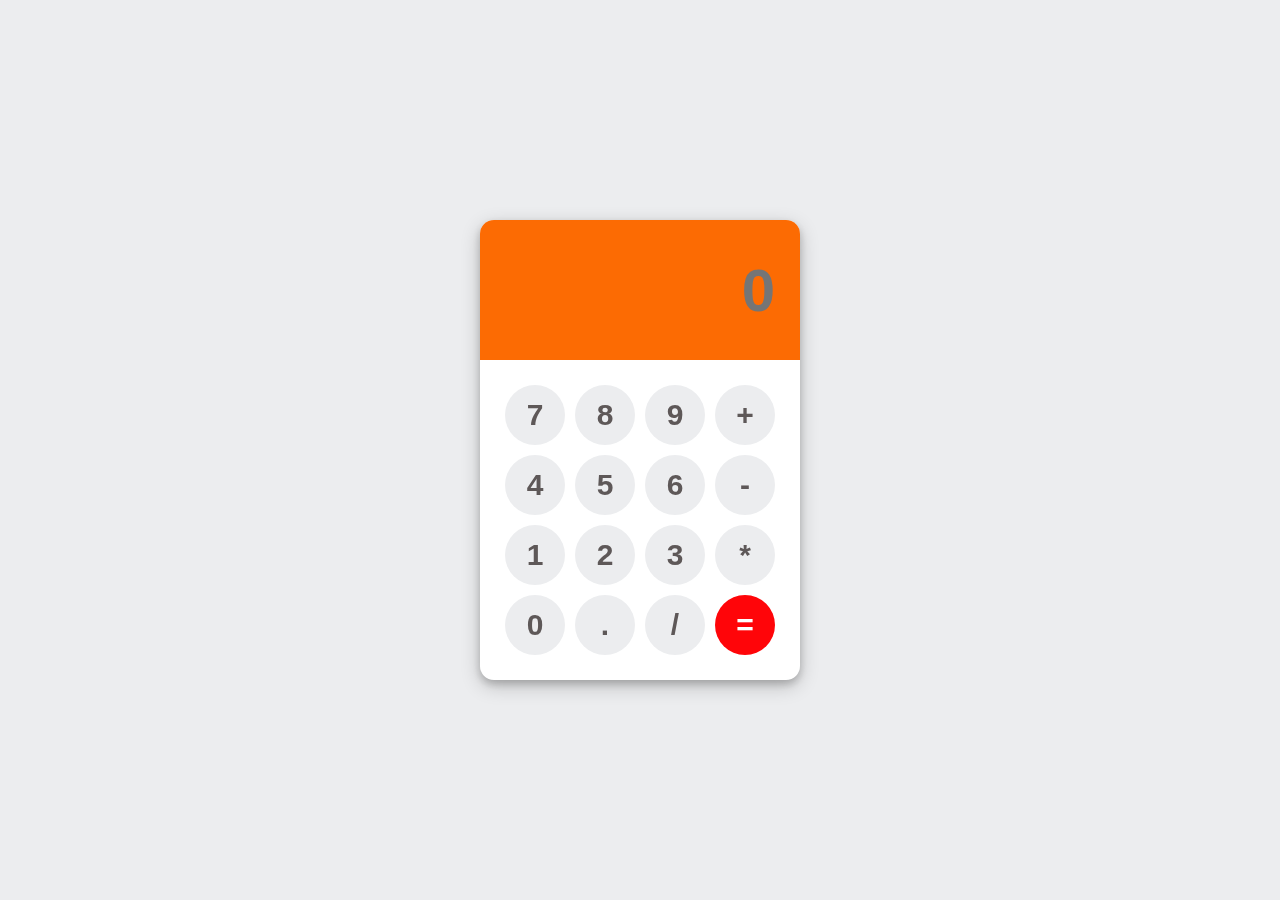
<file: Calculator/index.html>
<!doctype html>
<html>
<head>
<meta charset="utf-8">
<title>Calculator - Vivek Shete</title>
	<link rel="stylesheet" href="style.css">
</head>

<body>
	<script>
	function calcNumbers(result){
		form.displayResult.value=form.displayResult.value+result;
		
	}
	</script>
	<div class="container">
		<form name="form">
		<div class="display">
			<input type="text" placeholder="0" name="displayResult" />
		</div>
			<div class="buttons">
			  <div class="row">
				<input type="button" name="b7" value="7" onClick="calcNumbers(b7.value)">
				  <input type="button" name="b8" value="8" onClick="calcNumbers(b8.value)">
				  <input type="button" name="b9" value="9" onClick="calcNumbers(b9.value)">
				  <input type="button" name="addb" value="+" onClick="calcNumbers(addb.value)">
				</div>
				
				<div class="row">
				<input type="button" name="b4" value="4" onClick="calcNumbers(b4.value)">
				  <input type="button" name="b5" value="5" onClick="calcNumbers(b5.value)">
				  <input type="button" name="b6" value="6" onClick="calcNumbers(b6.value)">
				  <input type="button" name="subb" value="-" onClick="calcNumbers(subb.value)">
				</div>
				
				<div class="row">
				<input type="button" name="b1" value="1" onClick="calcNumbers(b1.value)">
				  <input type="button" name="b2" value="2" onClick="calcNumbers(b2.value)">
				  <input type="button" name="b3" value="3" onClick="calcNumbers(b3.value)">
				  <input type="button" name="mulb" value="*" onClick="calcNumbers(mulb.value)">
				</div>
				
				<div class="row">
				<input type="button" name="b0" value="0" onClick="calcNumbers(b0.value)">
				  <input type="button" name="potb" value="." onClick="calcNumbers(potb.value)">
				  <input type="button" name="divb" value="/" onClick="calcNumbers(divb.value)">
				  <input type="button" class="red" value="=" onClick="displayResult.value=eval(displayResult.value)">
				</div>
			</div>
		
		</form>
	</div>
</body>
	
</html>
</file>
<file: Calculator/style.css>
body, html {
	background: #ECEDEF;
	margin: 0;
	padding: 0;
}

.container {
	position: fixed;
	top: 50%;
	left: 50%;
	transform: translate(-50%, -50%);
	background: #fff;
	box-shadow: 0 4px 8px 0 rgba(0,0,0,0.2), 0 6px 20px 0 rgba(0,0,0,0.2);
	border-radius: 14px;
	padding-bottom: 20px;
	width: 320px;
	
}
.display {
	width: 100%;
	height: 60px;
	padding: 40px 0;
	background: #fc6b03;
	border-top-left-radius: 14px;
	border-top-right-radius: 14px;
}
.buttons {
	padding: 20px 20px 0 20px;
}
.row {
	width: 280px;
	float: left;
}
input[type=button] {
	width: 60px;
	height: 60px;
	float: left;
	padding: 0;
	margin: 5px;
	box-sizing: border-box;
	background: #ecedef;
	border: none;
	font-size: 30px;
	line-height: 30px;
	border-radius: 50%;
	font-weight: 700;
	color: #5E5858;
	cursor: pointer;
	
}
input[type=text] {
	width: 270px;
	height: 60px;
	float: left;
	padding: 0;
	box-sizing: border-box;
	border: none;
	background: none;
	color: #ffffff;
	text-align: right;
	font-weight: 700;
	font-size: 60px;
	line-height: 60px;
	margin: 0 25px;
	
}
.red {
	background: #FF0509 !important;
	color: #ffffff !important;
	
}
</file>
